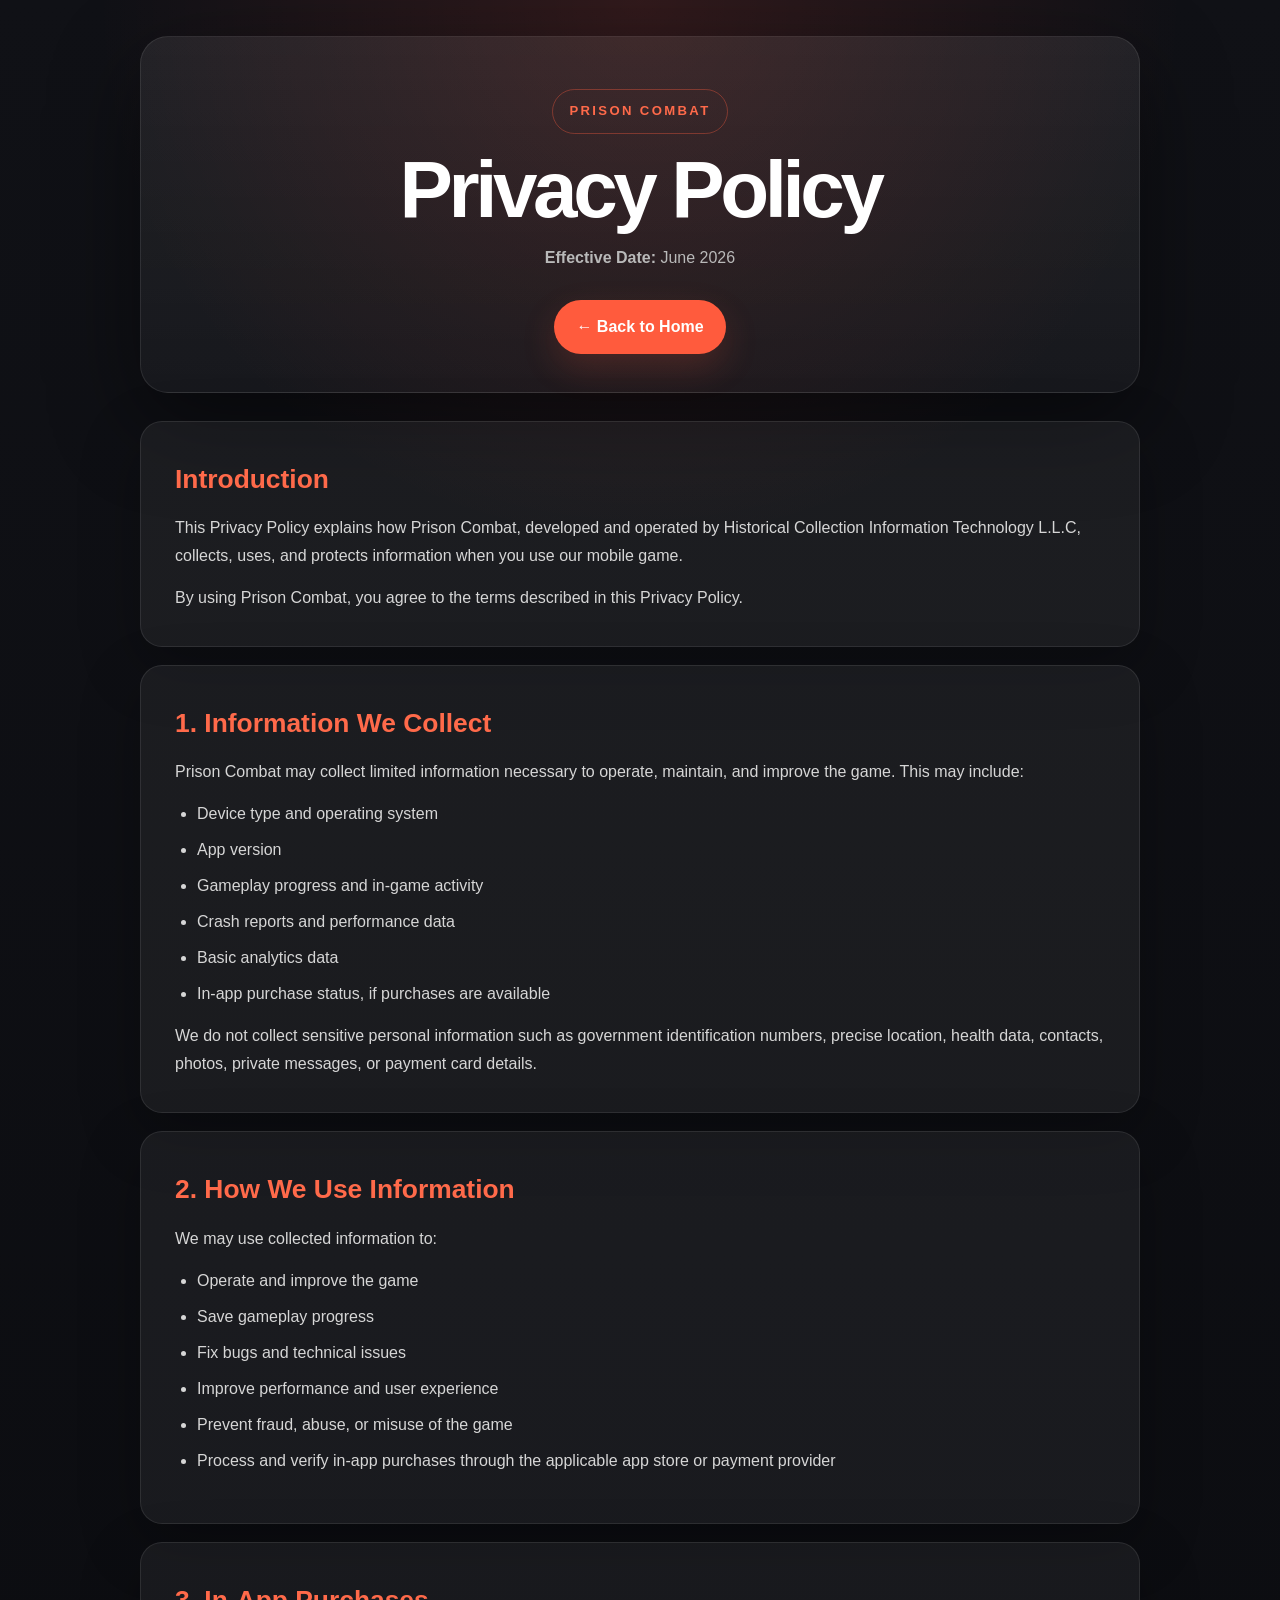
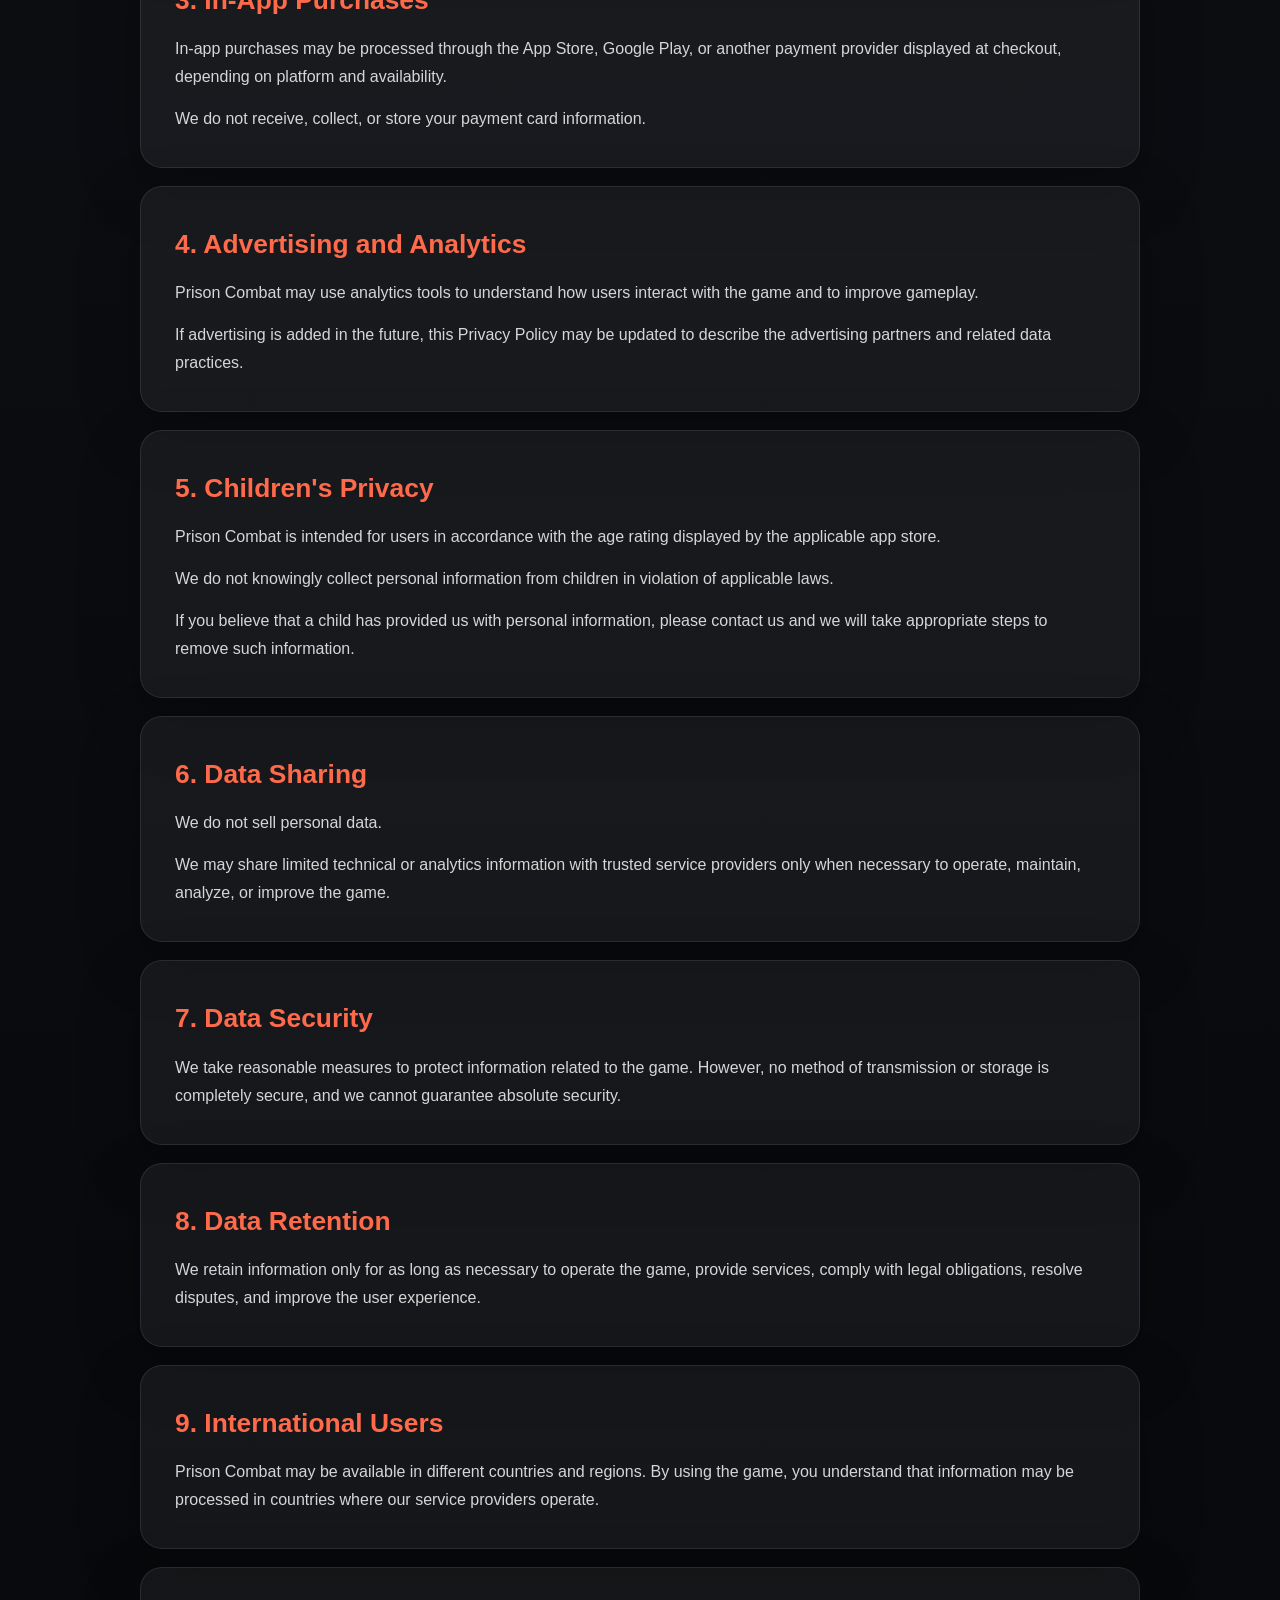
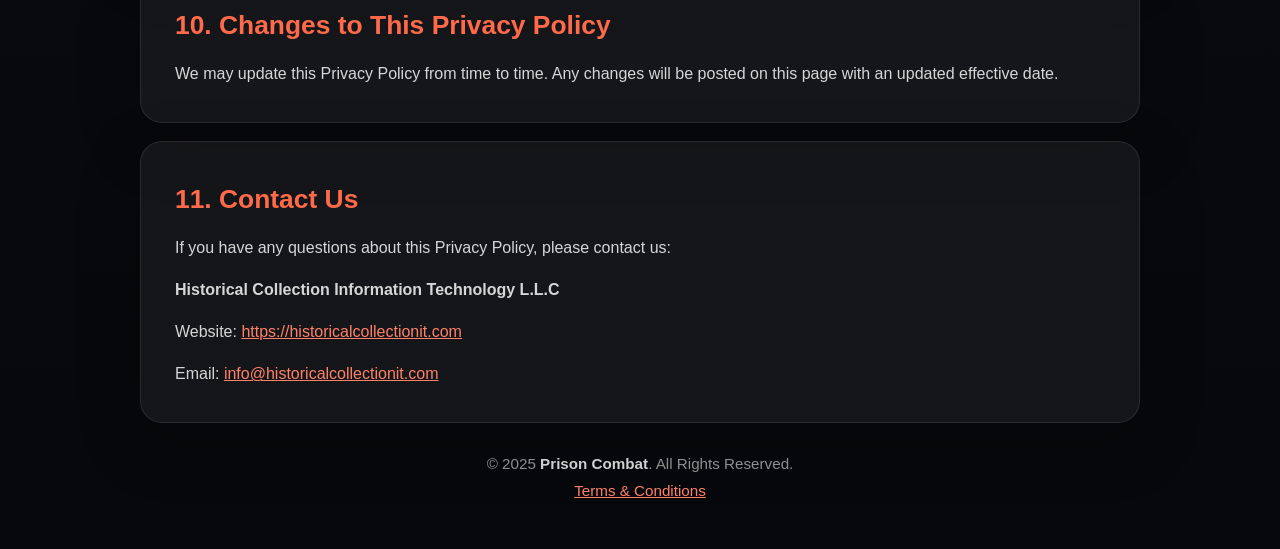
<file: privacy-policy.html>
<!DOCTYPE html>
<html lang="en">
<head>
<meta charset="UTF-8">
<meta name="viewport" content="width=device-width, initial-scale=1.0">

<title>Privacy Policy | Prison Combat</title>
<meta name="description" content="Privacy Policy for Prison Combat mobile game.">

<style>
* {
  margin: 0;
  padding: 0;
  box-sizing: border-box;
}

body {
  font-family: Arial, Helvetica, sans-serif;
  background:
    radial-gradient(circle at top, rgba(255, 77, 61, 0.14), transparent 34rem),
    linear-gradient(180deg, #101116 0%, #07080b 100%);
  color: #e8e8e8;
  line-height: 1.75;
}

.wrapper {
  width: min(1000px, calc(100% - 32px));
  margin: 0 auto;
  padding: 36px 0 44px;
}

.header {
  text-align: center;
  padding: 52px 22px 38px;
  border: 1px solid rgba(255,255,255,0.09);
  border-radius: 28px;
  background: linear-gradient(180deg, rgba(255,255,255,0.075), rgba(255,255,255,0.035));
  box-shadow: 0 30px 90px rgba(0,0,0,0.45);
}

.brand {
  display: inline-flex;
  align-items: center;
  justify-content: center;
  padding: 10px 16px;
  margin-bottom: 18px;
  border-radius: 999px;
  border: 1px solid rgba(255, 91, 61, 0.36);
  color: #ff6a4a;
  font-weight: 800;
  letter-spacing: 0.18em;
  font-size: 0.82rem;
  text-transform: uppercase;
}

h1 {
  font-size: clamp(2.4rem, 8vw, 5rem);
  line-height: 0.95;
  margin-bottom: 16px;
  color: #ffffff;
  letter-spacing: -0.055em;
}

.effective {
  color: #b9b9b9;
  font-size: 1rem;
}

.back-btn {
  display: inline-flex;
  align-items: center;
  justify-content: center;
  margin-top: 28px;
  padding: 13px 22px;
  border-radius: 999px;
  background: #ff5b3d;
  color: #ffffff;
  text-decoration: none;
  font-weight: 800;
  box-shadow: 0 14px 34px rgba(255, 91, 61, 0.18);
}

.content {
  margin-top: 28px;
}

.card {
  margin-bottom: 18px;
  padding: clamp(22px, 4vw, 34px);
  border-radius: 22px;
  border: 1px solid rgba(255,255,255,0.09);
  background: rgba(255,255,255,0.055);
  box-shadow: 0 20px 60px rgba(0,0,0,0.25);
}

.card h2 {
  margin-bottom: 12px;
  color: #ff6a4a;
  font-size: clamp(1.25rem, 3vw, 1.65rem);
}

.card p {
  margin-bottom: 14px;
  color: #d6d6d6;
}

.card p:last-child {
  margin-bottom: 0;
}

ul {
  padding-left: 22px;
  margin: 12px 0 14px;
}

li {
  color: #d6d6d6;
  margin-bottom: 8px;
}

a {
  color: #ff8268;
}

.footer {
  margin-top: 28px;
  text-align: center;
  color: #8f8f8f;
  font-size: 0.95rem;
}

.footer strong {
  color: #cfcfcf;
}

@media (max-width: 680px) {
  .wrapper {
    width: min(100% - 22px, 1000px);
    padding-top: 20px;
  }

  .header {
    padding: 38px 16px 30px;
    border-radius: 22px;
  }

  .card {
    border-radius: 18px;
  }
}
</style>
</head>

<body>

<div class="wrapper">

  <header class="header">
    <div class="brand">Prison Combat</div>
    <h1>Privacy Policy</h1>
    <p class="effective"><strong>Effective Date:</strong> June 2026</p>
    <a class="back-btn" href="https://www.prisoncombat.net/">← Back to Home</a>
  </header>

  <main class="content">

    <section class="card">
      <h2>Introduction</h2>
      <p>
        This Privacy Policy explains how Prison Combat, developed and operated by Historical Collection Information Technology L.L.C, collects, uses, and protects information when you use our mobile game.
      </p>
      <p>
        By using Prison Combat, you agree to the terms described in this Privacy Policy.
      </p>
    </section>

    <section class="card">
      <h2>1. Information We Collect</h2>
      <p>
        Prison Combat may collect limited information necessary to operate, maintain, and improve the game. This may include:
      </p>
      <ul>
        <li>Device type and operating system</li>
        <li>App version</li>
        <li>Gameplay progress and in-game activity</li>
        <li>Crash reports and performance data</li>
        <li>Basic analytics data</li>
        <li>In-app purchase status, if purchases are available</li>
      </ul>
      <p>
        We do not collect sensitive personal information such as government identification numbers, precise location, health data, contacts, photos, private messages, or payment card details.
      </p>
    </section>

    <section class="card">
      <h2>2. How We Use Information</h2>
      <p>We may use collected information to:</p>
      <ul>
        <li>Operate and improve the game</li>
        <li>Save gameplay progress</li>
        <li>Fix bugs and technical issues</li>
        <li>Improve performance and user experience</li>
        <li>Prevent fraud, abuse, or misuse of the game</li>
        <li>Process and verify in-app purchases through the applicable app store or payment provider</li>
      </ul>
    </section>

    <section class="card">
      <h2>3. In-App Purchases</h2>
      <p>
        In-app purchases may be processed through the App Store, Google Play, or another payment provider displayed at checkout, depending on platform and availability.
      </p>
      <p>
        We do not receive, collect, or store your payment card information.
      </p>
    </section>

    <section class="card">
      <h2>4. Advertising and Analytics</h2>
      <p>
        Prison Combat may use analytics tools to understand how users interact with the game and to improve gameplay.
      </p>
      <p>
        If advertising is added in the future, this Privacy Policy may be updated to describe the advertising partners and related data practices.
      </p>
    </section>

    <section class="card">
      <h2>5. Children's Privacy</h2>
      <p>
        Prison Combat is intended for users in accordance with the age rating displayed by the applicable app store.
      </p>
      <p>
        We do not knowingly collect personal information from children in violation of applicable laws.
      </p>
      <p>
        If you believe that a child has provided us with personal information, please contact us and we will take appropriate steps to remove such information.
      </p>
    </section>

    <section class="card">
      <h2>6. Data Sharing</h2>
      <p>
        We do not sell personal data.
      </p>
      <p>
        We may share limited technical or analytics information with trusted service providers only when necessary to operate, maintain, analyze, or improve the game.
      </p>
    </section>

    <section class="card">
      <h2>7. Data Security</h2>
      <p>
        We take reasonable measures to protect information related to the game. However, no method of transmission or storage is completely secure, and we cannot guarantee absolute security.
      </p>
    </section>

    <section class="card">
      <h2>8. Data Retention</h2>
      <p>
        We retain information only for as long as necessary to operate the game, provide services, comply with legal obligations, resolve disputes, and improve the user experience.
      </p>
    </section>

    <section class="card">
      <h2>9. International Users</h2>
      <p>
        Prison Combat may be available in different countries and regions. By using the game, you understand that information may be processed in countries where our service providers operate.
      </p>
    </section>

    <section class="card">
      <h2>10. Changes to This Privacy Policy</h2>
      <p>
        We may update this Privacy Policy from time to time. Any changes will be posted on this page with an updated effective date.
      </p>
    </section>

    <section class="card">
      <h2>11. Contact Us</h2>
      <p>
        If you have any questions about this Privacy Policy, please contact us:
      </p>
      <p>
        <strong>Historical Collection Information Technology L.L.C</strong>
      </p>
      <p>
        Website: <a href="https://historicalcollectionit.com" target="_blank" rel="noopener noreferrer">https://historicalcollectionit.com</a>
      </p>
      <p>
        Email: <a href="mailto:info@historicalcollectionit.com">info@historicalcollectionit.com</a>
      </p>
    </section>

  </main>

  <footer class="footer">
    <p>© 2025 <strong>Prison Combat</strong>. All Rights Reserved.</p>
    <p><a href="terms-and-conditions.html">Terms &amp; Conditions</a></p>
  </footer>

</div>

</body>
</html>
</file>
